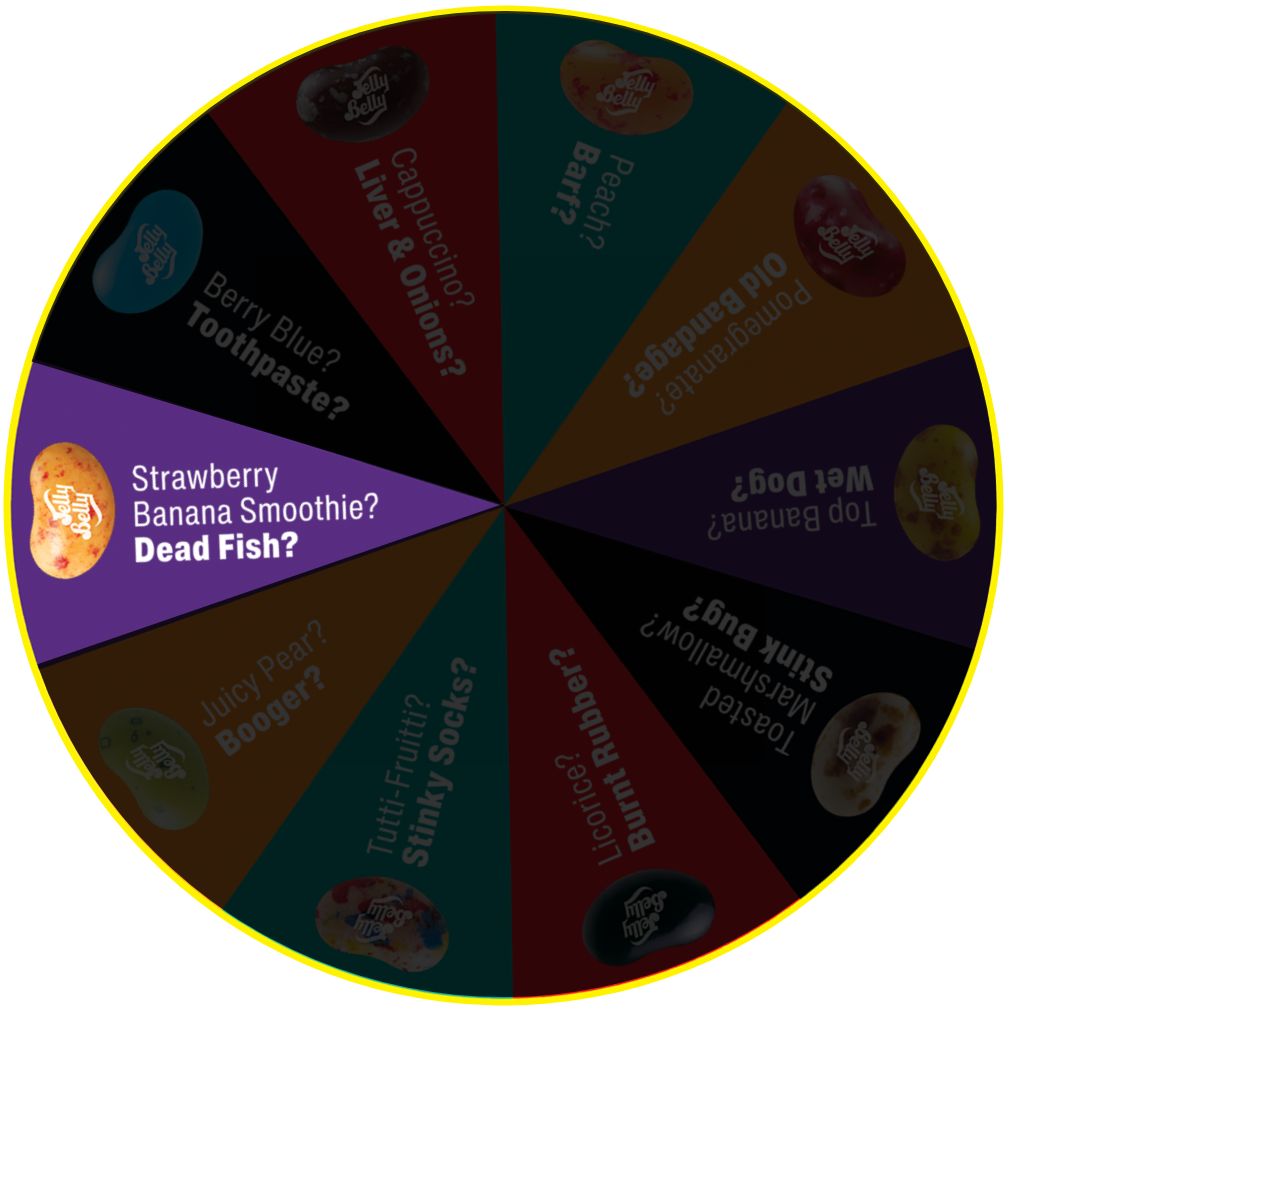
<file: index.html>
<!DOCTYPE html>
<html lang="en">
<head>
    <meta charset="UTF-8">
    <title>Spin a bean</title>
    <link rel="stylesheet" href="assets/css/spinner.css">
</head>
<body>
<img id="spinner" src="assets/images/beanwheel-2025.png" alt="Spinner">
<!-- <img id="overlay" src="assets/images/Overlay.png" alt="Spinner overlay"> -->
<img id="overlay" src="assets/images/Overlay-black-no-logo.png" alt="Spinner overlay">
<audio src="assets/sounds/Spinning1.mp3" preload="auto"  id="soundEffect"> </audio>
<script src="assets/javascript/beans.js"></script>
<script src="assets/javascript/spinner.js"></script>
</body>
</html>
</file>
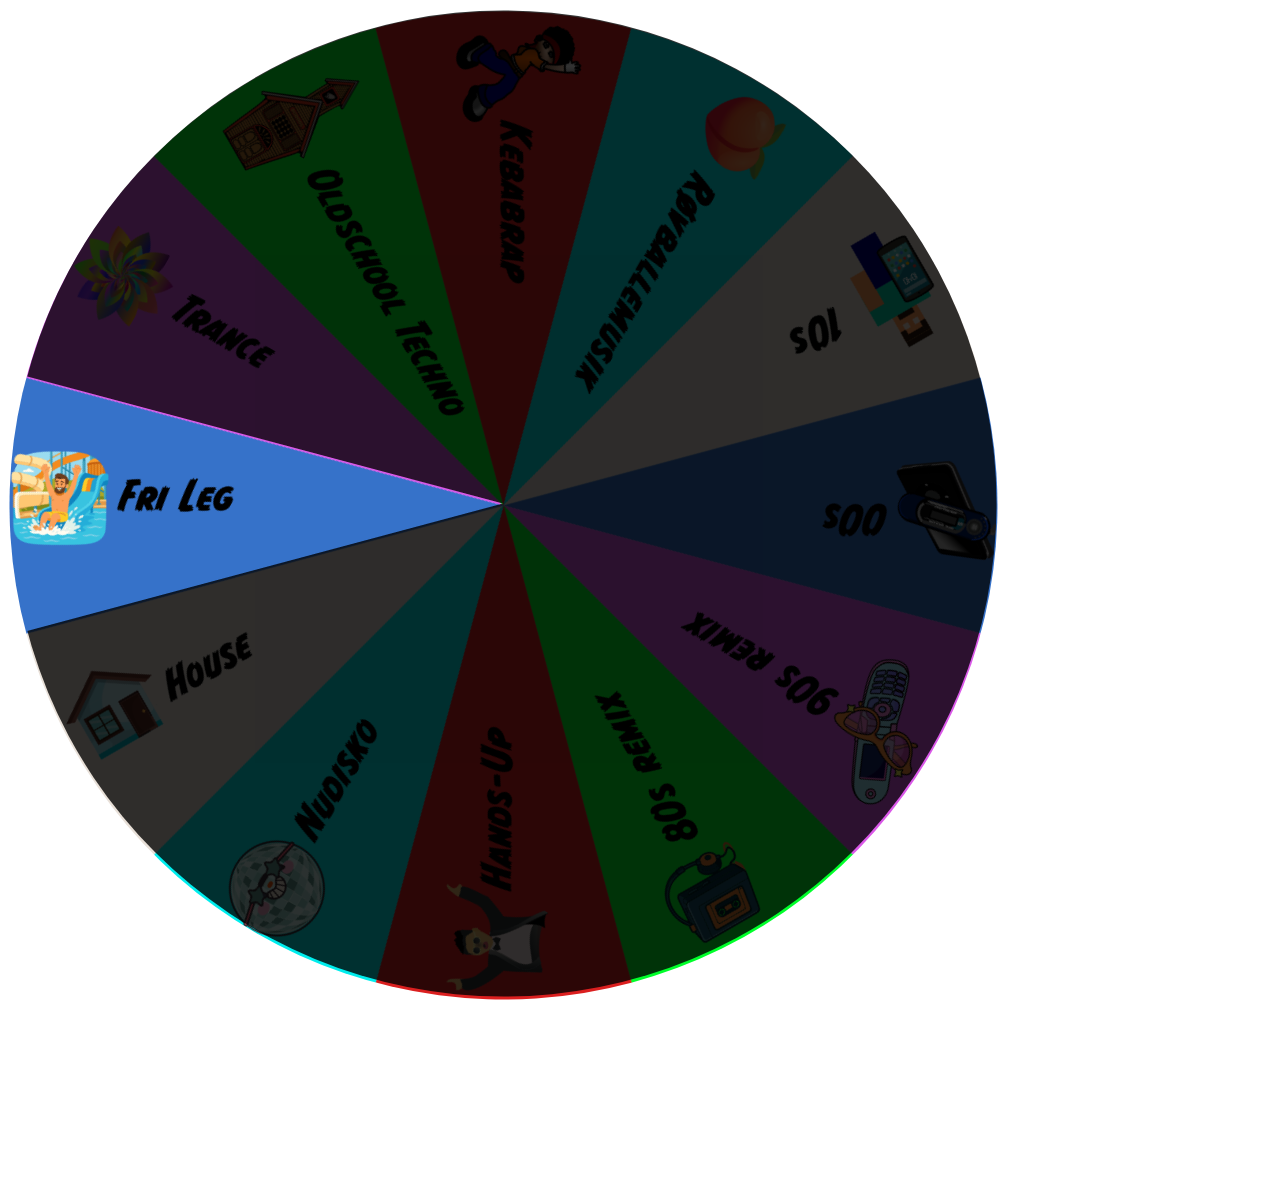
<file: Damperen/index.html>
<!DOCTYPE html>
<html lang="en">
<head>
    <meta charset="UTF-8">
    <title>Spin a genre</title>
    <link rel="stylesheet" href="/assets/css/spinner.css">
    <!--
	<link rel="stylesheet" href="assets/css/genres.css">
	-->
</head>
<body>
<img id="spinner" src="" alt="Spinner">
<!-- <img id="overlay" src="assets/images/Overlay.png" alt="Spinner overlay"> -->
<img id="overlay" src="" alt="Spinner overlay">
<audio src="/assets/sounds/Spinning1.mp3" preload="auto"  id="soundEffect"> </audio>
<script src="assets/javascript/itemLoader.js"></script>
<script src="/assets/javascript/spinner.js"></script>
</body>
</html>
</file>
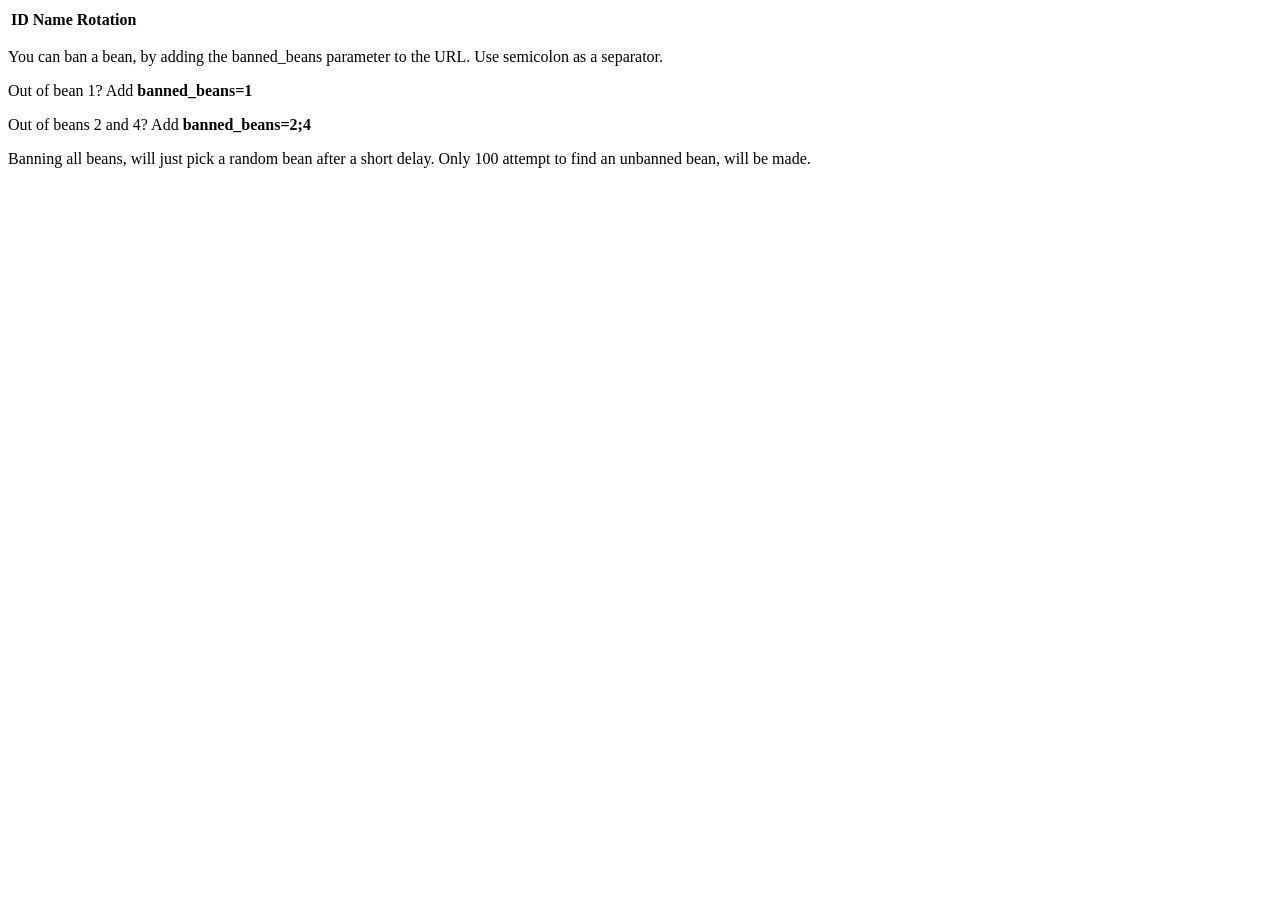
<file: list.html>
<!DOCTYPE html>
<html lang="en">
	<head>
		<meta charset="UTF-8">
		<title>Bean list</title>
	</head>
	<body>
		<table id="beanList">
			<thead>
				<tr>
					<th>ID</th>
					<th>Name</th>
					<th>Rotation</th>
				</tr>
			</thead>
			<tbody>
			</tbody>
		</table>
		<p>You can ban a bean, by adding the banned_beans parameter to the URL. Use semicolon as a separator.</p>
		<p>Out of bean 1? Add <b>banned_beans=1</b></p>
		<p>Out of beans 2 and 4? Add <b>banned_beans=2;4</b></p>
		<p>Banning all beans, will just pick a random bean after a short delay. Only 100 attempt to find an unbanned
		   bean, will be made.</p>
		<script src="assets/javascript/beans.js"></script>
		<script src="assets/javascript/beanlist.js"></script>
	</body>
</html>
</file>
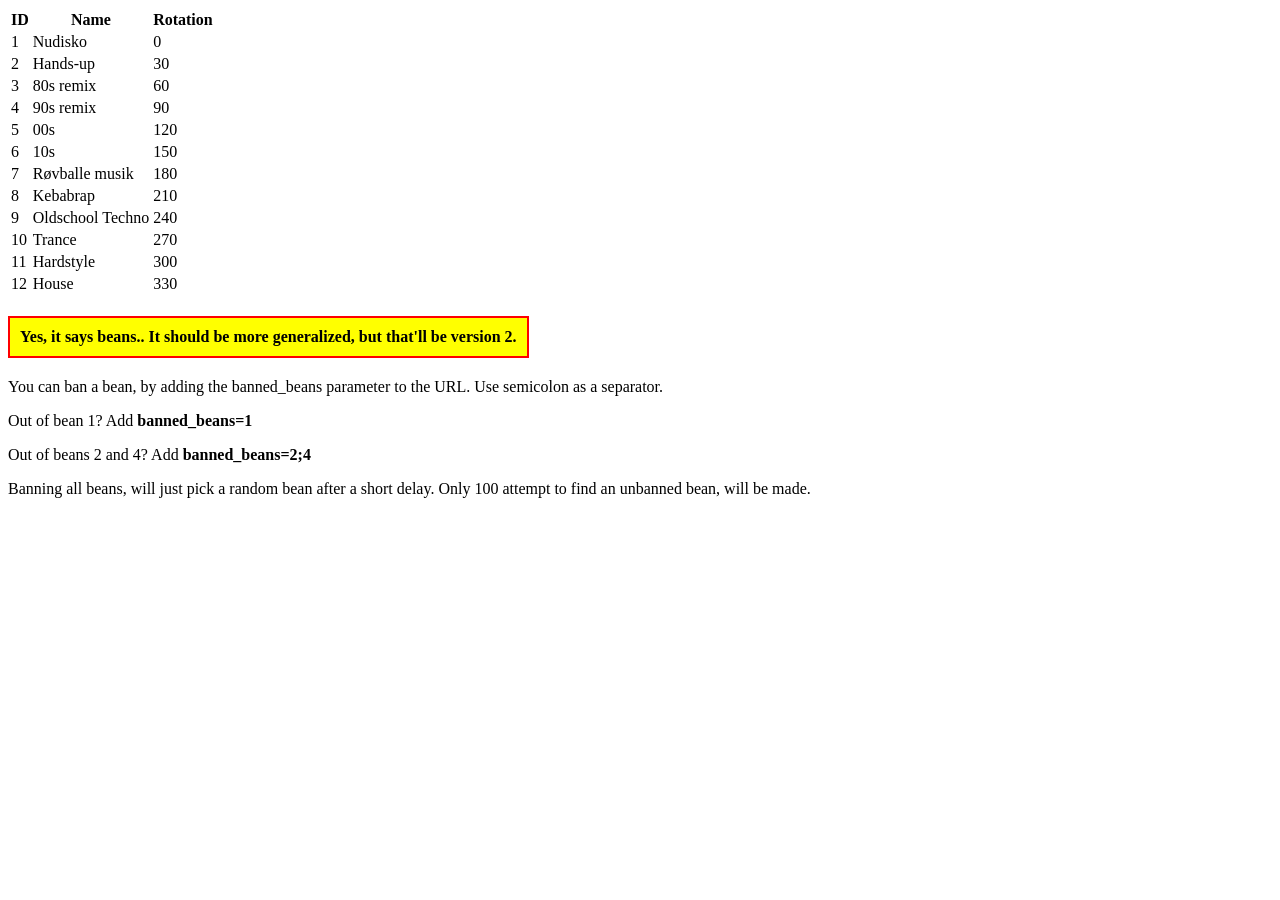
<file: Damperen/list.html>
<!DOCTYPE html>
<html lang="en">
	<head>
		<meta charset="UTF-8">
		<title>Bean list</title>
		<style>
			.attention-box
			{
				border:           2px solid red;
				background-color: yellow;
				padding:          10px;
				margin:           20px 0;
				text-align:       left;
				font-weight:      bold;
				width:         fit-content;
			}
		</style>
	</head>
	<body>
		<table id="beanList">
			<thead>
				<tr>
					<th>ID</th>
					<th>Name</th>
					<th>Rotation</th>
				</tr>
			</thead>
			<tbody>
			</tbody>
		</table>
		<div class="attention-box">
			Yes, it says beans.. It should be more generalized, but that'll be version 2.
		</div>
		<p>You can ban a bean, by adding the banned_beans parameter to the URL. Use semicolon as a separator.</p>
		<p>Out of bean 1? Add <b>banned_beans=1</b></p>
		<p>Out of beans 2 and 4? Add <b>banned_beans=2;4</b></p>
		<p>Banning all beans, will just pick a random bean after a short delay. Only 100 attempt to find an unbanned
		   bean, will be made.</p>
		<script src="assets/javascript/genres.js"></script>
		<script src="/assets/javascript/beanlist.js"></script>
	</body>
</html>
</file>
<file: assets/css/spinner.css>
:root {
    --bean-rotation: 3612deg;
}

#spinner {
    clip-path:                 circle(500px at 50%);
    animation-duration:        5s;
    animation-timing-function: ease-in-out;
    animation-fill-mode:       forwards;
    transform:                 rotate(13deg);
    position:                  absolute;
    top:                       2px;
    left:                      0;
}

#overlay {
    clip-path:           circle(493px at 50%);
    position:            absolute;
    top:                 0;
    left:                0;
    animation-duration:  1500ms;
    animation-fill-mode: forwards;
    opacity:             0;
}

.spin-a-bean {
    animation-name: spin-a-bean;
}

.show-a-lay {
    animation-delay: 5000ms;
    animation-name:  show-a-lay;
}

@keyframes spin-a-bean {

    0% {
        transform: rotate(0deg);
    }

    100% {
        transform: rotate(var(--bean-rotation, 3612deg));
    }

}

@keyframes show-a-lay {
    0% {
        opacity: 0;
    }
    100% {
        opacity: 0.8;
    }
}

/*
Spinner positions:

1:	11
2:	47
3:	83
4:	119
5:	155
6:	191
7:	227
8:	263
9:	299
10:	335

 */
</file>
<file: Damperen/assets/css/genres.css>
#spinner {
	clip-path: circle(494px at 50%);
	transform: rotate(0deg);
}
</file>
